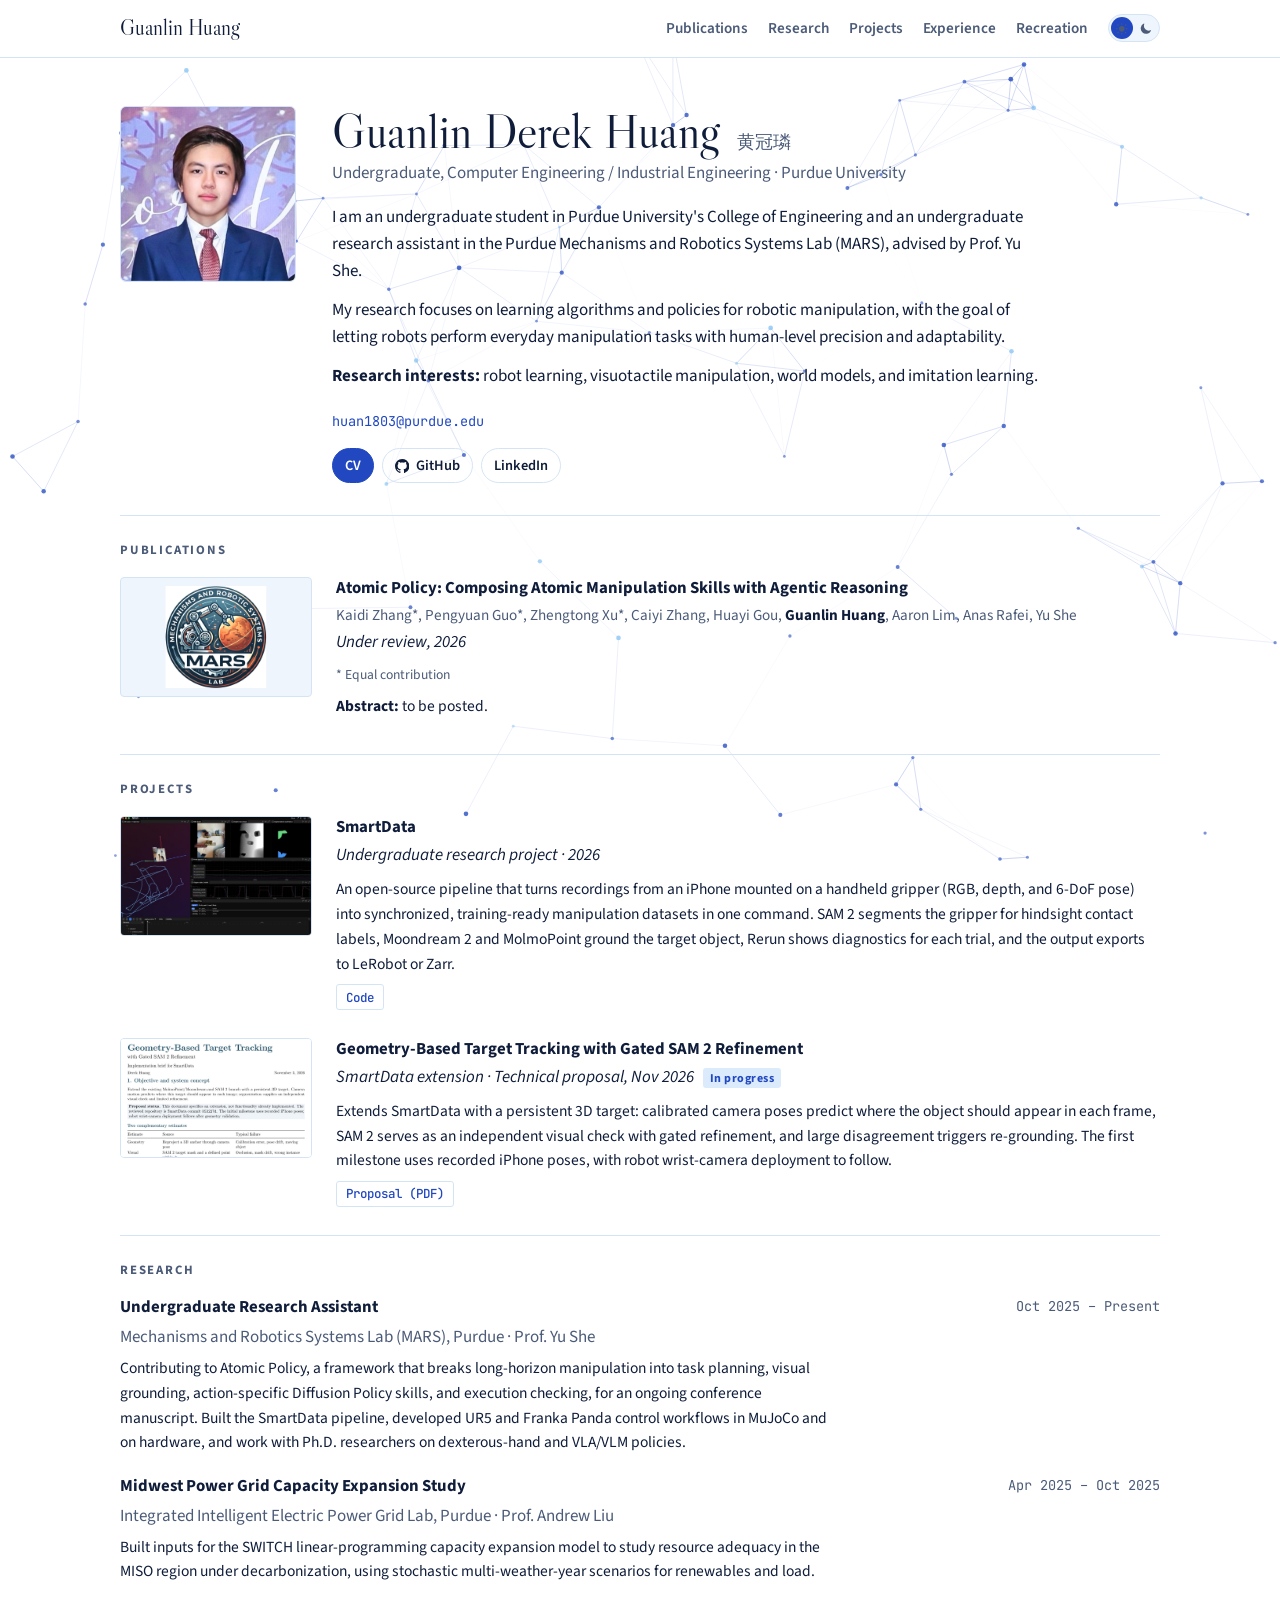
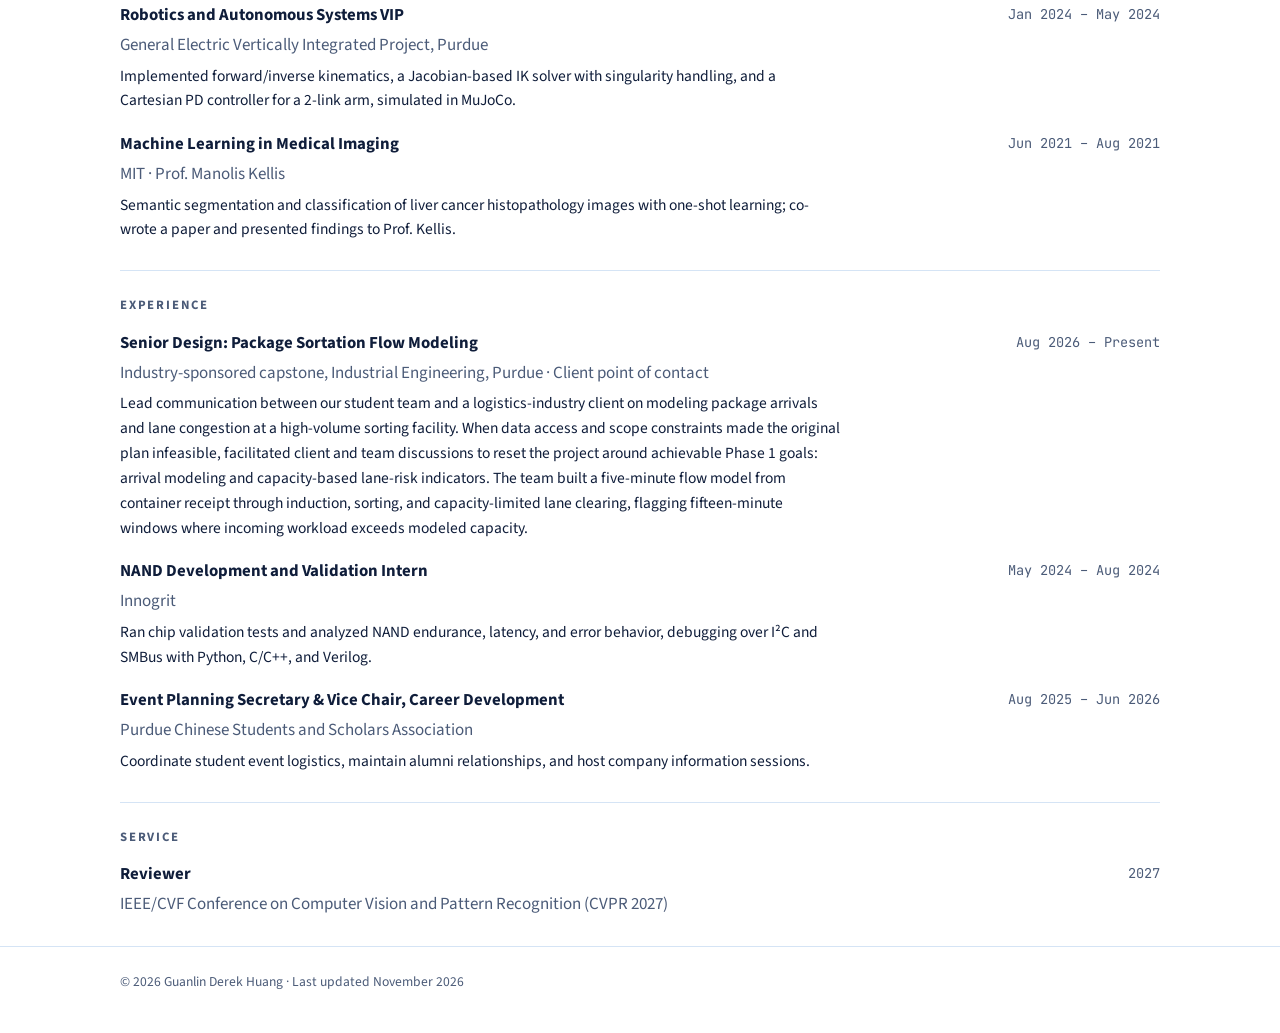
<file: index.html>
<!doctype html>
<html lang="en">
<head>
<meta charset="utf-8">
<meta name="viewport" content="width=device-width, initial-scale=1, viewport-fit=cover">
<title>Guanlin Huang</title>
<meta name="claude:viewport-fit-sides" content="cover">
<meta name="description" content="Guanlin Derek Huang, undergraduate researcher at Purdue working on robot learning for manipulation.">
<link rel="preconnect" href="https://fonts.googleapis.com">
<link rel="preconnect" href="https://fonts.gstatic.com" crossorigin>
<link rel="stylesheet" href="https://fonts.googleapis.com/css2?family=Libre+Caslon+Display&family=Source+Sans+3:ital,wght@0,400;0,600;0,700;1,400&family=JetBrains+Mono:wght@400;500&display=swap">
<link rel="stylesheet" href="assets/site.css">
<script>
  /* Set the theme before first paint: saved choice, else the system setting. */
  (function () {
    var t = null;
    try { t = localStorage.getItem("theme"); } catch (e) {}
    if (t !== "light" && t !== "dark") t = window.matchMedia && window.matchMedia("(prefers-color-scheme: dark)").matches ? "dark" : "light";
    document.documentElement.setAttribute("data-theme", t);
  })();
</script>
</head>
<body>
<canvas id="bg-canvas" aria-hidden="true"></canvas>

<header class="topbar">
  <div class="wrap">
    <a class="brand" href="#top">Guanlin Huang</a>
    <div class="nav-right">
      <nav aria-label="Sections">
        <ul>
          <li><a href="#publications">Publications</a></li>
          <li><a href="#research">Research</a></li>
          <li><a href="#projects">Projects</a></li>
          <li><a href="#experience">Experience</a></li>
          <li><a href="hobbies.html">Recreation</a></li>
        </ul>
      </nav>
      <button class="theme-toggle" type="button" aria-label="Toggle dark mode">
        <svg viewBox="0 0 24 24" aria-hidden="true"><path d="M12 7a5 5 0 1 0 0 10 5 5 0 0 0 0-10Zm0-5a1 1 0 0 1 1 1v1a1 1 0 1 1-2 0V3a1 1 0 0 1 1-1Zm0 17a1 1 0 0 1 1 1v1a1 1 0 1 1-2 0v-1a1 1 0 0 1 1-1ZM3 11h1a1 1 0 1 1 0 2H3a1 1 0 1 1 0-2Zm17 0h1a1 1 0 1 1 0 2h-1a1 1 0 1 1 0-2ZM5.6 4.2l.7.7a1 1 0 0 1-1.4 1.4l-.7-.7a1 1 0 0 1 1.4-1.4Zm13.5 13.5.7.7a1 1 0 0 1-1.4 1.4l-.7-.7a1 1 0 0 1 1.4-1.4Zm.7-13.5a1 1 0 0 1 0 1.4l-.7.7a1 1 0 1 1-1.4-1.4l.7-.7a1 1 0 0 1 1.4 0ZM6.3 17.7a1 1 0 0 1 0 1.4l-.7.7a1 1 0 0 1-1.4-1.4l.7-.7a1 1 0 0 1 1.4 0Z"/></svg>
        <svg viewBox="0 0 24 24" aria-hidden="true"><path d="M20.5 14.6A8.5 8.5 0 0 1 9.4 3.5a.6.6 0 0 0-.8-.7A9.5 9.5 0 1 0 21.2 15.4a.6.6 0 0 0-.7-.8Z"/></svg>
        <span class="knob"></span>
      </button>
    </div>
  </div>
</header>

<main class="wrap" id="top">
  <div class="profile">
    <img class="photo" src="assets/photo.jpg" alt="Guanlin Derek Huang">
    <div class="profile-text">
      <h1>Guanlin Derek Huang <span class="native">黄冠璘</span></h1>
      <p class="role">Undergraduate, Computer Engineering / Industrial Engineering · Purdue University</p>
      <div class="bio">
        <p>I am an undergraduate student in Purdue University's College of Engineering and an undergraduate research assistant in the Purdue Mechanisms and Robotics Systems Lab (MARS), advised by Prof. Yu She.</p>
        <p>My research focuses on learning algorithms and policies for robotic manipulation, with the goal of letting robots perform everyday manipulation tasks with human-level precision and adaptability.</p>
        <p><strong>Research interests:</strong> robot learning, visuotactile manipulation, world models, and imitation learning.</p>
      </div>
      <p class="contact"><a href="mailto:huan1803@purdue.edu">huan1803@purdue.edu</a></p>
      <ul class="links">
        <li><a class="cv" href="assets/cv.pdf">CV</a></li>
        <li><a href="https://github.com/GuanlinDerekHuang">
          <svg viewBox="0 0 16 16" aria-hidden="true"><path d="M8 0C3.58 0 0 3.58 0 8c0 3.54 2.29 6.53 5.47 7.59.4.07.55-.17.55-.38 0-.19-.01-.82-.01-1.49-2.01.37-2.53-.49-2.69-.94-.09-.23-.48-.94-.82-1.13-.28-.15-.68-.52-.01-.53.63-.01 1.08.58 1.23.82.72 1.21 1.87.87 2.33.66.07-.52.28-.87.51-1.07-1.78-.2-3.64-.89-3.64-3.95 0-.87.31-1.59.82-2.15-.08-.2-.36-1.02.08-2.12 0 0 .67-.21 2.2.82.64-.18 1.32-.27 2-.27s1.36.09 2 .27c1.53-1.04 2.2-.82 2.2-.82.44 1.1.16 1.92.08 2.12.51.56.82 1.27.82 2.15 0 3.07-1.87 3.75-3.65 3.95.29.25.54.73.54 1.48 0 1.07-.01 1.93-.01 2.2 0 .21.15.46.55.38A8.01 8.01 0 0 0 16 8c0-4.42-3.58-8-8-8Z"/></svg>
          GitHub</a></li>
        <li><a href="https://www.linkedin.com/in/guanlin-derek-huang/">LinkedIn</a></li>
      </ul>
    </div>
  </div>

  <section id="publications">
    <h2>Publications</h2>
    <div class="entries">
      <article class="entry">
        <img class="thumb logo" src="assets/atomic-policy.png" alt="Mechanisms and Robotic Systems (MARS) Lab logo">
        <div class="entry-body">
          <h3>Atomic Policy: Composing Atomic Manipulation Skills with Agentic Reasoning</h3>
          <p class="authors">Kaidi Zhang*, Pengyuan Guo*, Zhengtong Xu*, Caiyi Zhang, Huayi Gou, <span class="me">Guanlin Huang</span>, Aaron Lim, Anas Rafei, Yu She</p>
          <p class="venue">Under review, 2026</p>
          <p class="note">* Equal contribution</p>
          <p class="desc"><strong>Abstract:</strong> to be posted.</p>
        </div>
      </article>
    </div>
  </section>

  <section id="projects">
    <h2>Projects</h2>
    <div class="entries">
      <article class="entry">
        <a href="https://github.com/GuanlinDerekHuang/SmartData"><img class="thumb" src="assets/smartdata.jpg" alt="SmartData Rerun viewer showing 3D trajectory, RGB with object labels, depth, segmentation, and gripper signals"></a>
        <div class="entry-body">
          <h3>SmartData</h3>
          <p class="venue">Undergraduate research project · 2026</p>
          <p class="desc">An open-source pipeline that turns recordings from an iPhone mounted on a handheld gripper (RGB, depth, and 6-DoF pose) into synchronized, training-ready manipulation datasets in one command. SAM 2 segments the gripper for hindsight contact labels, Moondream 2 and MolmoPoint ground the target object, Rerun shows diagnostics for each trial, and the output exports to LeRobot or Zarr.</p>
          <div class="btns"><a href="https://github.com/GuanlinDerekHuang/SmartData">Code</a></div>
        </div>
      </article>
      <article class="entry">
        <a href="assets/smartdata-geometry-tracking.pdf"><img class="thumb" src="assets/smartdata-geometry-tracking.jpg" alt="First page of the proposal Geometry-Based Target Tracking with Gated SAM 2 Refinement"></a>
        <div class="entry-body">
          <h3>Geometry-Based Target Tracking with Gated SAM 2 Refinement</h3>
          <p class="venue">SmartData extension · Technical proposal, Nov 2026 <span class="tag">In progress</span></p>
          <p class="desc">Extends SmartData with a persistent 3D target: calibrated camera poses predict where the object should appear in each frame, SAM 2 serves as an independent visual check with gated refinement, and large disagreement triggers re-grounding. The first milestone uses recorded iPhone poses, with robot wrist-camera deployment to follow.</p>
          <div class="btns"><a href="assets/smartdata-geometry-tracking.pdf">Proposal (PDF)</a></div>
        </div>
      </article>
    </div>
  </section>

  <section id="research">
    <h2>Research</h2>
    <ul class="timeline">
      <li>
        <h3>Undergraduate Research Assistant</h3><span class="when">Oct 2025 – Present</span>
        <p class="org">Mechanisms and Robotics Systems Lab (MARS), Purdue · Prof. Yu She</p>
        <p class="what">Contributing to Atomic Policy, a framework that breaks long-horizon manipulation into task planning, visual grounding, action-specific Diffusion Policy skills, and execution checking, for an ongoing conference manuscript. Built the SmartData pipeline, developed UR5 and Franka Panda control workflows in MuJoCo and on hardware, and work with Ph.D. researchers on dexterous-hand and VLA/VLM policies.</p>
      </li>
      <li>
        <h3>Midwest Power Grid Capacity Expansion Study</h3><span class="when">Apr 2025 – Oct 2025</span>
        <p class="org">Integrated Intelligent Electric Power Grid Lab, Purdue · Prof. Andrew Liu</p>
        <p class="what">Built inputs for the SWITCH linear-programming capacity expansion model to study resource adequacy in the MISO region under decarbonization, using stochastic multi-weather-year scenarios for renewables and load.</p>
      </li>
      <li>
        <h3>Robotics and Autonomous Systems VIP</h3><span class="when">Jan 2024 – May 2024</span>
        <p class="org">General Electric Vertically Integrated Project, Purdue</p>
        <p class="what">Implemented forward/inverse kinematics, a Jacobian-based IK solver with singularity handling, and a Cartesian PD controller for a 2-link arm, simulated in MuJoCo.</p>
      </li>
      <li>
        <h3>Machine Learning in Medical Imaging</h3><span class="when">Jun 2021 – Aug 2021</span>
        <p class="org">MIT · Prof. Manolis Kellis</p>
        <p class="what">Semantic segmentation and classification of liver cancer histopathology images with one-shot learning; co-wrote a paper and presented findings to Prof. Kellis.</p>
      </li>
      
    </ul>
  </section>

  <!-- <section id="projects">
    <h2>Projects</h2>
    <div class="entries">
      <article class="entry">
        <a href="https://github.com/GuanlinDerekHuang/SmartData"><img class="thumb" src="assets/smartdata.jpg" alt="SmartData Rerun viewer showing 3D trajectory, RGB with object labels, depth, segmentation, and gripper signals"></a>
        <div class="entry-body">
          <h3>SmartData</h3>
          <p class="venue">Undergraduate research project · 2026</p>
          <p class="desc">A pipeline that turns recordings from an iPhone mounted on a handheld two-finger gripper into labeled, synchronized datasets for imitation learning. It reproduces the data collection and labeling stage of Contact-Anchored Policies (CAP): SAM 2 tracks the gripper and object, Moondream 2 grounds the target, Rerun visualizes each trial, and the output is a LeRobot dataset for training a VQ-BeT policy.</p>
          <div class="btns"><a href="https://github.com/GuanlinDerekHuang/SmartData">Code</a></div>
        </div>
      </article>
    </div>
  </section> -->

  <section id="experience">
    <h2>Experience</h2>
    <ul class="timeline">
      <li>
        <h3>Senior Design: Package Sortation Flow Modeling</h3><span class="when">Aug 2026 – Present</span>
        <p class="org">Industry-sponsored capstone, Industrial Engineering, Purdue · Client point of contact</p>
        <p class="what">Lead communication between our student team and a logistics-industry client on modeling package arrivals and lane congestion at a high-volume sorting facility. When data access and scope constraints made the original plan infeasible, facilitated client and team discussions to reset the project around achievable Phase 1 goals: arrival modeling and capacity-based lane-risk indicators. The team built a five-minute flow model from container receipt through induction, sorting, and capacity-limited lane clearing, flagging fifteen-minute windows where incoming workload exceeds modeled capacity.</p>
      </li>
      <li>
        <h3>NAND Development and Validation Intern</h3><span class="when">May 2024 – Aug 2024</span>
        <p class="org">Innogrit</p>
        <p class="what">Ran chip validation tests and analyzed NAND endurance, latency, and error behavior, debugging over I²C and SMBus with Python, C/C++, and Verilog.</p>
      </li>
      <li>
        <h3>Event Planning Secretary &amp; Vice Chair, Career Development</h3><span class="when">Aug 2025 – Jun 2026</span>
        <p class="org">Purdue Chinese Students and Scholars Association</p>
        <p class="what">Coordinate student event logistics, maintain alumni relationships, and host company information sessions.</p>
      </li>
    </ul>
  </section>

  <section id="service">
    <h2>Service</h2>
    <ul class="timeline">
      <li>
        <h3>Reviewer</h3><span class="when">2027</span>
        <p class="org">IEEE/CVF Conference on Computer Vision and Pattern Recognition (CVPR 2027)</p>
      </li>
    </ul>
  </section>
</main>

<footer>
  <div class="wrap">© 2026 Guanlin Derek Huang · Last updated November 2026</div>
</footer>
<script src="assets/site.js" defer></script>
<!-- Private visitor analytics (dashboard: dgh47906.goatcounter.com) -->
<script data-goatcounter="https://dgh47906.goatcounter.com/count" async src="https://gc.zgo.at/count.js"></script>
</body>
</html>
</file>
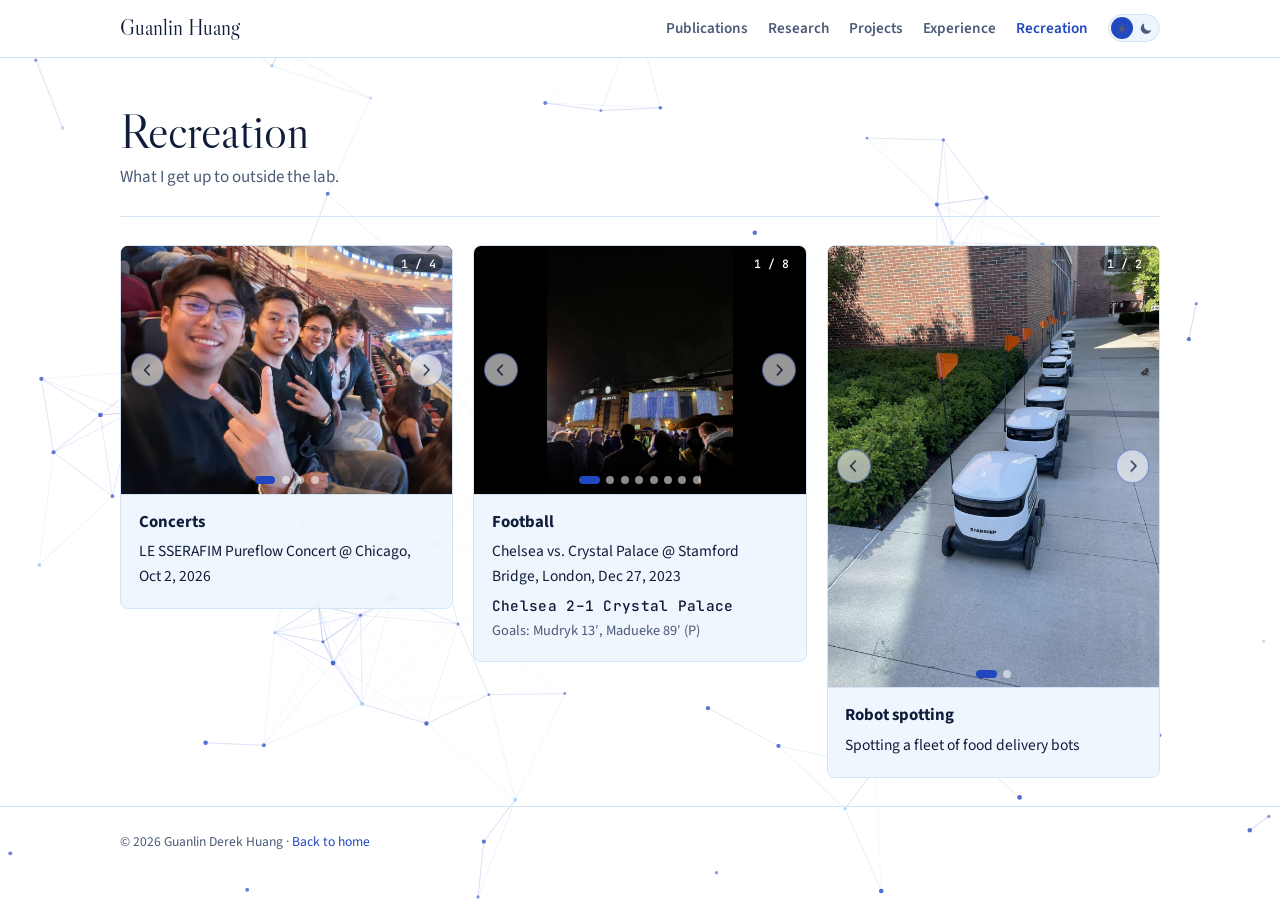
<file: hobbies.html>
<!doctype html>
<html lang="en">
<head>
<meta charset="utf-8">
<meta name="viewport" content="width=device-width, initial-scale=1, viewport-fit=cover">
<title>Recreation · Guanlin Huang</title>
<meta name="claude:viewport-fit-sides" content="cover">
<meta name="description" content="What Guanlin Derek Huang does outside the lab.">
<link rel="preconnect" href="https://fonts.googleapis.com">
<link rel="preconnect" href="https://fonts.gstatic.com" crossorigin>
<link rel="stylesheet" href="https://fonts.googleapis.com/css2?family=Libre+Caslon+Display&family=Source+Sans+3:ital,wght@0,400;0,600;0,700;1,400&family=JetBrains+Mono:wght@400;500&display=swap">
<link rel="stylesheet" href="assets/site.css">
<script>
  /* Set the theme before first paint: saved choice, else the system setting. */
  (function () {
    var t = null;
    try { t = localStorage.getItem("theme"); } catch (e) {}
    if (t !== "light" && t !== "dark") t = window.matchMedia && window.matchMedia("(prefers-color-scheme: dark)").matches ? "dark" : "light";
    document.documentElement.setAttribute("data-theme", t);
  })();
</script>
</head>
<body>
<canvas id="bg-canvas" aria-hidden="true"></canvas>

<header class="topbar">
  <div class="wrap">
    <a class="brand" href="index.html">Guanlin Huang</a>
    <div class="nav-right">
      <nav aria-label="Sections">
        <ul>
          <li><a href="index.html#publications">Publications</a></li>
          <li><a href="index.html#research">Research</a></li>
          <li><a href="index.html#projects">Projects</a></li>
          <li><a href="index.html#experience">Experience</a></li>
          <li><a href="hobbies.html" aria-current="page">Recreation</a></li>
        </ul>
      </nav>
      <button class="theme-toggle" type="button" aria-label="Toggle dark mode">
        <svg viewBox="0 0 24 24" aria-hidden="true"><path d="M12 7a5 5 0 1 0 0 10 5 5 0 0 0 0-10Zm0-5a1 1 0 0 1 1 1v1a1 1 0 1 1-2 0V3a1 1 0 0 1 1-1Zm0 17a1 1 0 0 1 1 1v1a1 1 0 1 1-2 0v-1a1 1 0 0 1 1-1ZM3 11h1a1 1 0 1 1 0 2H3a1 1 0 1 1 0-2Zm17 0h1a1 1 0 1 1 0 2h-1a1 1 0 1 1 0-2ZM5.6 4.2l.7.7a1 1 0 0 1-1.4 1.4l-.7-.7a1 1 0 0 1 1.4-1.4Zm13.5 13.5.7.7a1 1 0 0 1-1.4 1.4l-.7-.7a1 1 0 0 1 1.4-1.4Zm.7-13.5a1 1 0 0 1 0 1.4l-.7.7a1 1 0 1 1-1.4-1.4l.7-.7a1 1 0 0 1 1.4 0ZM6.3 17.7a1 1 0 0 1 0 1.4l-.7.7a1 1 0 0 1-1.4-1.4l.7-.7a1 1 0 0 1 1.4 0Z"/></svg>
        <svg viewBox="0 0 24 24" aria-hidden="true"><path d="M20.5 14.6A8.5 8.5 0 0 1 9.4 3.5a.6.6 0 0 0-.8-.7A9.5 9.5 0 1 0 21.2 15.4a.6.6 0 0 0-.7-.8Z"/></svg>
        <span class="knob"></span>
      </button>
    </div>
  </div>
</header>

<main class="wrap" id="top">
  <div class="page-head">
    <h1>Recreation</h1>
    <p>What I get up to outside the lab.</p>
  </div>

  <section aria-label="Recreation">
    <div class="hobbies">
      <article class="hobby">
        <div class="slideshow" data-slideshow aria-roledescription="carousel" aria-label="LE SSERAFIM Pureflow concert photos">
          <ul class="slides" tabindex="0" aria-live="polite">
            <li class="slide"><img src="assets/hobbies/pureflow-4.jpg" alt="Derek and three friends smiling in their arena seats before the concert" width="1454" height="1090" loading="eager" decoding="async"></li>
            <li class="slide"><img src="assets/hobbies/pureflow-1.jpg" alt="Arena exterior lit up with LE SSERAFIM 2026 Pureflow tour banners at dusk" width="1200" height="1600" loading="lazy" decoding="async"></li>
            <li class="slide"><img src="assets/hobbies/pureflow-3.jpg" alt="Stage screens showing the 2026 LE SSERAFIM Tour Pureflow title" width="1200" height="1600" loading="lazy" decoding="async"></li>
            <li class="slide"><img src="assets/hobbies/pureflow-2.jpg" alt="Championship banners hanging above the arena floor before the show" width="1200" height="1600" loading="lazy" decoding="async"></li>
          </ul>
          <button class="ss-btn prev" type="button" aria-label="Previous photo"><svg viewBox="0 0 24 24" aria-hidden="true"><path d="M15.4 5.4 9 12l6.4 6.6-1.4 1.4L6.2 12 14 4z"/></svg></button>
          <button class="ss-btn next" type="button" aria-label="Next photo"><svg viewBox="0 0 24 24" aria-hidden="true"><path d="M8.6 18.6 15 12 8.6 5.4 10 4l7.8 8-7.8 8z"/></svg></button>
          <div class="ss-dots" role="group" aria-label="Choose photo"></div>
        </div>
        <div class="body">
          <h3>Concerts</h3>
          <p>LE SSERAFIM Pureflow Concert @ Chicago, Oct 2, 2026</p>
        </div>
      </article>
      <article class="hobby">
        <div class="slideshow" data-slideshow aria-roledescription="carousel" aria-label="Chelsea vs. Crystal Palace match photos">
          <ul class="slides" tabindex="0" aria-live="polite">
            <li class="slide"><img src="assets/hobbies/chelsea-1.jpg" alt="Crowds queuing outside Stamford Bridge at night, the stadium front lit with blue lights" width="1080" height="1440" loading="eager" decoding="async"></li>
            <li class="slide"><img src="assets/hobbies/chelsea-2.jpg" alt="Chelsea Football Club lettering above the East Stand entrance at night" width="1080" height="1440" loading="lazy" decoding="async"></li>
            <li class="slide"><img src="assets/hobbies/chelsea-3.jpg" alt="Underground station sign pointing to the stadium at Stamford Bridge" width="1080" height="1440" loading="lazy" decoding="async"></li>
            <li class="slide"><img src="assets/hobbies/chelsea-4.jpg" alt="A giant Pride of London tifo spread across the stand before kickoff" width="1080" height="1440" loading="lazy" decoding="async"></li>
            <li class="slide"><img src="assets/hobbies/chelsea-5.jpg" alt="Players lined up around the centre circle for kickoff" width="900" height="1600" loading="lazy" decoding="async"></li>
            <li class="slide"><img src="assets/hobbies/chelsea-6.jpg" alt="Chelsea players celebrating near the goal in front of the fans" width="1080" height="1440" loading="lazy" decoding="async"></li>
            <li class="slide"><img src="assets/hobbies/chelsea-7.jpg" alt="Chelsea players gathered on the pitch after the match" width="1080" height="1440" loading="lazy" decoding="async"></li>
            <li class="slide"><img src="assets/hobbies/chelsea-8.jpg" alt="Players and officials on the pitch at full time" width="1440" height="1080" loading="lazy" decoding="async"></li>
          </ul>
          <button class="ss-btn prev" type="button" aria-label="Previous photo"><svg viewBox="0 0 24 24" aria-hidden="true"><path d="M15.4 5.4 9 12l6.4 6.6-1.4 1.4L6.2 12 14 4z"/></svg></button>
          <button class="ss-btn next" type="button" aria-label="Next photo"><svg viewBox="0 0 24 24" aria-hidden="true"><path d="M8.6 18.6 15 12 8.6 5.4 10 4l7.8 8-7.8 8z"/></svg></button>
          <div class="ss-dots" role="group" aria-label="Choose photo"></div>
        </div>
        <div class="body">
          <h3>Football</h3>
          <p>Chelsea vs. Crystal Palace @ Stamford Bridge, London, Dec 27, 2023</p>
          <p class="score"><strong>Chelsea 2–1 Crystal Palace</strong><br>Goals: Mudryk 13′, Madueke 89′ (P)</p>
        </div>
      </article>
      <article class="hobby">
        <div class="slideshow" data-slideshow aria-roledescription="carousel" aria-label="Delivery robot photos">
          <ul class="slides" tabindex="0">
            <li class="slide" data-caption="Spotting a fleet of food delivery bots"><img src="assets/hobbies/bots-1.jpg" alt="A line of white six-wheeled delivery robots with orange flags parked along a campus sidewalk" width="1200" height="1600" loading="eager" decoding="async"></li>
            <li class="slide" data-caption="A new version of the food delivery bot?"><img src="assets/hobbies/bots-2.jpg" alt="A single white delivery robot with a sleepy-eyes display parked on a sidewalk beside a building" width="1200" height="1600" loading="lazy" decoding="async"></li>
          </ul>
          <button class="ss-btn prev" type="button" aria-label="Previous photo"><svg viewBox="0 0 24 24" aria-hidden="true"><path d="M15.4 5.4 9 12l6.4 6.6-1.4 1.4L6.2 12 14 4z"/></svg></button>
          <button class="ss-btn next" type="button" aria-label="Next photo"><svg viewBox="0 0 24 24" aria-hidden="true"><path d="M8.6 18.6 15 12 8.6 5.4 10 4l7.8 8-7.8 8z"/></svg></button>
          <div class="ss-dots" role="group" aria-label="Choose photo"></div>
        </div>
        <div class="body">
          <h3>Robot spotting</h3>
          <p class="ss-caption" aria-live="polite">Spotting a fleet of food delivery bots</p>
        </div>
      </article>
    </div>
  </section>
</main>

<footer>
  <div class="wrap">© 2026 Guanlin Derek Huang · <a href="index.html">Back to home</a></div>
</footer>
<script src="assets/site.js" defer></script>
<!-- Private visitor analytics (dashboard: dgh47906.goatcounter.com) -->
<script data-goatcounter="https://dgh47906.goatcounter.com/count" async src="https://gc.zgo.at/count.js"></script>
</body>
</html>
</file>
<file: assets/site.css>
/* Layout: one narrow reading column; sticky name bar; profile row (photo | bio); sections stacked with small-caps labels. */
:root {
  /* Light: white with baby blue and royal blue */
  --bg: #ffffff;
  --surface: #eef5fd;
  --ink: #0f1d3a;
  --muted: #4b5b78;
  --rule: #d5e4f5;
  --accent: #2148c0;          /* royal blue */
  --accent-soft: #dcebfb;     /* baby blue */
  --glow: rgba(137, 196, 244, .35);
  --particle: 33, 72, 192;    /* rgb triplets read by assets/site.js */
  --particle-alt: 137, 196, 244;
  --display: "Libre Caslon Display", "Iowan Old Style", Georgia, serif;
  --body: "Source Sans 3", "Segoe UI", system-ui, sans-serif;
  --mono: "JetBrains Mono", ui-monospace, Menlo, monospace;
  --col: 67rem;  /* 1072px incl. 16px gutters = 1040px content */
  color-scheme: light;
}
/* Dark: Purdue black and gold */
@media (prefers-color-scheme: dark) {
  :root:not([data-theme="light"]) {
    --bg: #0c0c0c; --surface: #18160f; --ink: #f2eee3; --muted: #b3ab96;
    --rule: #2e2a1f; --accent: #cfb991; --accent-soft: #2a2416;
    --glow: rgba(218, 170, 0, .16); --particle: 207, 185, 145; --particle-alt: 218, 170, 0;
    color-scheme: dark;
  }
}
:root[data-theme="dark"] {
  --bg: #0c0c0c; --surface: #18160f; --ink: #f2eee3; --muted: #b3ab96;
  --rule: #2e2a1f; --accent: #cfb991; --accent-soft: #2a2416;
  --glow: rgba(218, 170, 0, .16); --particle: 207, 185, 145; --particle-alt: 218, 170, 0;
  color-scheme: dark;
}

* { box-sizing: border-box; }
html { scroll-behavior: smooth; scroll-padding-top: 4rem; }
@media (prefers-reduced-motion: reduce) { html { scroll-behavior: auto; } }
body {
  margin: 0; background: var(--bg); color: var(--ink);
  font: 400 1.0625rem/1.6 var(--body);
}
a { color: var(--accent); text-decoration: none; }
a:hover { text-decoration: underline; text-underline-offset: 3px; }
a:focus-visible, summary:focus-visible { outline: 2px solid var(--accent); outline-offset: 3px; border-radius: 3px; }

.wrap {
  max-width: var(--col); margin: 0 auto;
  padding-left: max(16px, env(safe-area-inset-left, 0px));
  padding-right: max(16px, env(safe-area-inset-right, 0px));
}

/* Top bar */
body::before { content: ""; position: fixed; inset: 0 0 auto; height: env(safe-area-inset-top, 0px); z-index: 10; background: var(--bg); }
.topbar {
  position: sticky; top: env(safe-area-inset-top, 0px); z-index: 5;
  background: color-mix(in srgb, var(--bg) 92%, transparent);
  backdrop-filter: blur(6px); border-bottom: 1px solid var(--rule);
}
.topbar .wrap { display: flex; align-items: center; justify-content: space-between; gap: 1rem; padding-block: .7rem; flex-wrap: wrap; }
.brand { font-family: var(--display); font-size: 1.35rem; color: var(--ink); }
.brand:hover { text-decoration: none; }
nav ul { display: flex; gap: 1.25rem; list-style: none; margin: 0; padding: 0; flex-wrap: wrap; }
nav a { color: var(--muted); font-size: .95rem; font-weight: 600; }
nav a:hover { color: var(--accent); text-decoration: none; }

/* Profile */
.profile { display: grid; grid-template-columns: 11rem 1fr; gap: 2.25rem; align-items: start; padding-block: 3rem 2rem; }
.photo {
  width: 11rem; max-width: 100%; aspect-ratio: 1 / 1; border-radius: 6px; object-fit: cover;
  background: var(--surface); border: 1px solid var(--rule);
  display: grid; place-items: center; color: var(--muted);
  font: 400 2.6rem var(--display);
}
.profile-text { min-width: 0; }
h1 { font-family: var(--display); font-weight: 400; font-size: clamp(2.2rem, 5vw, 3rem); line-height: 1.05; margin: 0 0 .25rem; text-wrap: balance; }
.native { font-size: 1.1rem; color: var(--muted); margin-left: .35rem; font-family: var(--body); }
.role { color: var(--muted); margin: 0 0 1rem; }
.bio { margin: 0 0 1.25rem; max-width: 90ch; }
.bio p { margin: 0 0 .75rem; }
.contact { font-family: var(--mono); font-size: .85rem; color: var(--muted); margin: 0 0 1rem; }
.links { display: flex; flex-wrap: wrap; gap: .5rem; padding: 0; margin: 0; list-style: none; }
.links a {
  display: inline-flex; align-items: center; gap: .4rem;
  padding: .3rem .75rem; border: 1px solid var(--rule); border-radius: 999px;
  color: var(--ink); font-size: .9rem; font-weight: 600;
}
.links a:hover { border-color: var(--accent); color: var(--accent); text-decoration: none; }
.links svg { width: 1em; height: 1em; fill: currentColor; }
.links .cv { background: var(--accent); border-color: var(--accent); color: var(--bg); }
.links .cv:hover { color: var(--bg); opacity: .9; }

/* Sections */
section { padding-block: 1.75rem; border-top: 1px solid var(--rule); }
h2 {
  font: 700 .8rem/1 var(--body); text-transform: uppercase; letter-spacing: .14em;
  color: var(--muted); margin: 0 0 1.25rem;
}
h3 { font-size: 1.05rem; line-height: 1.35; margin: 0 0 .2rem; text-wrap: balance; }

/* News */
.news { list-style: none; margin: 0; padding: 0; display: grid; gap: .45rem; }
.news li { display: grid; grid-template-columns: 5.5rem 1fr; gap: 1rem; }
.news time { font-family: var(--mono); font-size: .85rem; color: var(--muted); padding-top: .15rem; font-variant-numeric: tabular-nums; }
.news span { min-width: 0; }
details summary { cursor: pointer; color: var(--accent); font-weight: 600; font-size: .9rem; margin-top: .6rem; list-style: none; }
details summary::-webkit-details-marker { display: none; }
details[open] summary .more { display: none; }
details:not([open]) summary .less { display: none; }
details .news { margin-top: .45rem; }

/* Publications + projects */
.entries { display: grid; gap: 1.75rem; }
.entry { display: grid; grid-template-columns: 12rem 1fr; gap: 1.5rem; align-items: start; }
.thumb {
  width: 100%; max-width: 100%; aspect-ratio: 16 / 10; border-radius: 4px; object-fit: cover;
  background:
    repeating-linear-gradient(135deg, transparent 0 10px, color-mix(in srgb, var(--accent) 8%, transparent) 10px 11px),
    var(--surface);
  border: 1px solid var(--rule);
  display: grid; place-items: center; color: var(--muted); font: 500 .75rem var(--mono);
}
.entry > a { display: block; }
.entry-body { min-width: 0; }
.authors { margin: 0; color: var(--muted); font-size: .95rem; }
.authors .me { color: var(--ink); font-weight: 700; }
.venue { margin: .1rem 0 .5rem; font-style: italic; }
.venue .tag { font-style: normal; font-size: .75rem; font-weight: 700; letter-spacing: .04em; color: var(--accent); background: var(--accent-soft); padding: .1rem .45rem; border-radius: 3px; margin-left: .35rem; }
.desc { margin: 0 0 .5rem; font-size: .97rem; }
.thumb.logo { background: var(--surface); object-fit: contain; }
.note { margin: 0 0 .5rem; font-size: .85rem; color: var(--muted); }
.desc .tag { font-size: .75rem; font-weight: 700; letter-spacing: .04em; color: var(--accent); background: var(--accent-soft); padding: .1rem .45rem; border-radius: 3px; }
.btns { display: flex; flex-wrap: wrap; gap: .4rem; }
.btns a { font: 500 .78rem var(--mono); padding: .2rem .55rem; border: 1px solid var(--rule); border-radius: 3px; }
.btns a:hover { border-color: var(--accent); text-decoration: none; }
.sub { font-weight: 600; font-size: .95rem; margin: 0 0 1rem; color: var(--ink); }
.sub + .entries + .sub { margin-top: 2rem; }

/* Experience */
.timeline { list-style: none; margin: 0; padding: 0; display: grid; gap: 1.25rem; }
.timeline li { display: grid; grid-template-columns: 1fr auto; gap: .1rem 1rem; }
.timeline .when { font-family: var(--mono); font-size: .85rem; color: var(--muted); font-variant-numeric: tabular-nums; white-space: nowrap; }
.timeline .org { color: var(--muted); grid-column: 1 / -1; margin: 0; }
.timeline .what { grid-column: 1 / -1; margin: .2rem 0 0; font-size: .97rem; max-width: 90ch; }

/* Interactive background */
#bg-canvas { position: fixed; inset: 0; width: 100%; height: 100%; z-index: 0; pointer-events: none; }
main, footer { position: relative; z-index: 1; }

/* Theme toggle */
.nav-right { display: flex; align-items: center; gap: 1.25rem; flex-wrap: wrap; }
.theme-toggle {
  position: relative; width: 3.25rem; height: 1.75rem; flex: none;
  border: 1px solid var(--rule); border-radius: 999px; padding: 0; cursor: pointer;
  background: var(--surface); color: var(--muted);
  display: inline-flex; align-items: center; justify-content: space-between;
  padding-inline: .4rem; transition: background-color .25s, border-color .25s;
}
.theme-toggle:hover { border-color: var(--accent); }
.theme-toggle:focus-visible { outline: 2px solid var(--accent); outline-offset: 3px; }
.theme-toggle svg { width: .85rem; height: .85rem; fill: currentColor; position: relative; z-index: 1; }
.theme-toggle .knob {
  position: absolute; top: 2px; left: 2px; width: calc(1.75rem - 6px); height: calc(1.75rem - 6px);
  border-radius: 50%; background: var(--accent); transition: transform .25s ease;
}
:root[data-theme="dark"] .theme-toggle .knob { transform: translateX(1.5rem); }
@media (prefers-reduced-motion: reduce) { .theme-toggle .knob { transition: none; } }

/* Hobbies */
.page-head { padding-block: 3rem 1.5rem; }
.page-head p { color: var(--muted); max-width: 60ch; margin: .5rem 0 0; }
.hobbies { columns: 3 17rem; column-gap: 1.25rem; } /* Pinterest-style masonry: each card is as tall as its photos need */
.hobbies > .hobby { break-inside: avoid; margin-bottom: 1.25rem; width: 100%; }
.hobby {
  border: 1px solid var(--rule); border-radius: 8px; overflow: hidden;
  background: color-mix(in srgb, var(--surface) 85%, transparent);
  backdrop-filter: blur(2px); display: flex; flex-direction: column;
  transition: transform .2s ease, border-color .2s ease;
}
.hobby:hover { transform: translateY(-3px); border-color: var(--accent); }
@media (prefers-reduced-motion: reduce) { .hobby, .hobby:hover { transition: none; transform: none; } }
.hobby .pic {
  aspect-ratio: 4 / 3; width: 100%; object-fit: cover; display: grid; place-items: center;
  background:
    repeating-linear-gradient(135deg, transparent 0 10px, color-mix(in srgb, var(--accent) 10%, transparent) 10px 11px),
    var(--accent-soft);
  color: var(--muted); font: 500 .75rem var(--mono); border-bottom: 1px solid var(--rule);
}
.hobby .body { padding: 1rem 1.1rem 1.2rem; }
.hobby p { margin: .35rem 0 0; font-size: .97rem; }

footer { border-top: 1px solid var(--rule); padding-block: 1.5rem 2.5rem; color: var(--muted); font-size: .85rem; }

@media (max-width: 640px) {
  .profile { grid-template-columns: 1fr; gap: 1.25rem; padding-block: 2rem 1.5rem; }
  .photo { width: 8rem; }
  .entry { grid-template-columns: 1fr; gap: .75rem; }
  .thumb { max-width: 20rem; }
  .news li { grid-template-columns: 1fr; gap: 0; }
  nav ul { gap: .9rem; }
  .nav-right { gap: .9rem; }
  .topbar .wrap { position: relative; padding-right: calc(max(16px, env(safe-area-inset-right, 0px)) + 4rem); }
  .theme-toggle { position: absolute; top: .75rem; right: max(16px, env(safe-area-inset-right, 0px)); }
}
nav a[aria-current="page"] { color: var(--accent); }

/* Hobby carousel: one photo at a time in a black frame sized to the set's widest photo,
   so a landscape photo fills it and portrait photos keep the same height with black sides. */
.slideshow { position: relative; background: #000; border-bottom: 1px solid var(--rule); overflow: hidden; touch-action: pan-y; }
.slides { list-style: none; margin: 0; padding: 0; position: relative; width: 100%; aspect-ratio: var(--frame, 4 / 3); }
.slides:focus-visible { outline: 2px solid var(--accent); outline-offset: -2px; }
.slide { position: absolute; inset: 0; opacity: 0; visibility: hidden; transition: opacity .45s ease, visibility 0s linear .45s; }
.slide.is-active { opacity: 1; visibility: visible; transition: opacity .45s ease; }
.slide img { display: block; width: 100%; height: 100%; max-width: none; object-fit: contain; object-position: center; user-select: none; -webkit-user-drag: none; }
.ss-btn {
  position: absolute; top: 50%; transform: translateY(-50%); z-index: 2; width: 2.1rem; height: 2.1rem; border-radius: 50%;
  border: 1px solid color-mix(in srgb, var(--accent) 60%, transparent); cursor: pointer; padding: 0;
  background: color-mix(in srgb, var(--bg) 70%, transparent); color: var(--ink); backdrop-filter: blur(4px);
  display: grid; place-items: center; opacity: .85; transition: opacity .2s, background-color .2s;
}
.ss-btn:hover, .ss-btn:focus-visible { opacity: 1; background: var(--accent); color: var(--bg); }
.ss-btn:focus-visible { outline: 2px solid var(--accent); outline-offset: 2px; }
.ss-btn svg { width: 1.1rem; height: 1.1rem; fill: currentColor; }
.ss-btn.prev { left: .6rem; } .ss-btn.next { right: .6rem; }
.ss-dots { position: absolute; left: 0; right: 0; bottom: .6rem; z-index: 2; display: flex; justify-content: center; gap: .4rem; }
.ss-dots button {
  width: .5rem; height: .5rem; border-radius: 999px; border: 0; padding: 0; cursor: pointer;
  background: rgba(255,255,255,.55); transition: width .25s, background-color .25s;
}
.ss-dots button[aria-current="true"] { width: 1.3rem; background: var(--accent); }
.ss-count { position: absolute; top: .55rem; right: .6rem; z-index: 2; font: 500 .72rem var(--mono); color: #fff; background: rgba(0,0,0,.45); padding: .1rem .45rem; border-radius: 999px; }
@media (prefers-reduced-motion: reduce) { .slide, .slide.is-active, .ss-dots button { transition: none; } }
.hobby .score { font-size: .9rem; color: var(--muted); }
.hobby .score strong { color: var(--ink); font-family: var(--mono); font-weight: 500; letter-spacing: .02em; }
.hobby .ss-caption { min-height: 1.6em; }
</file>
